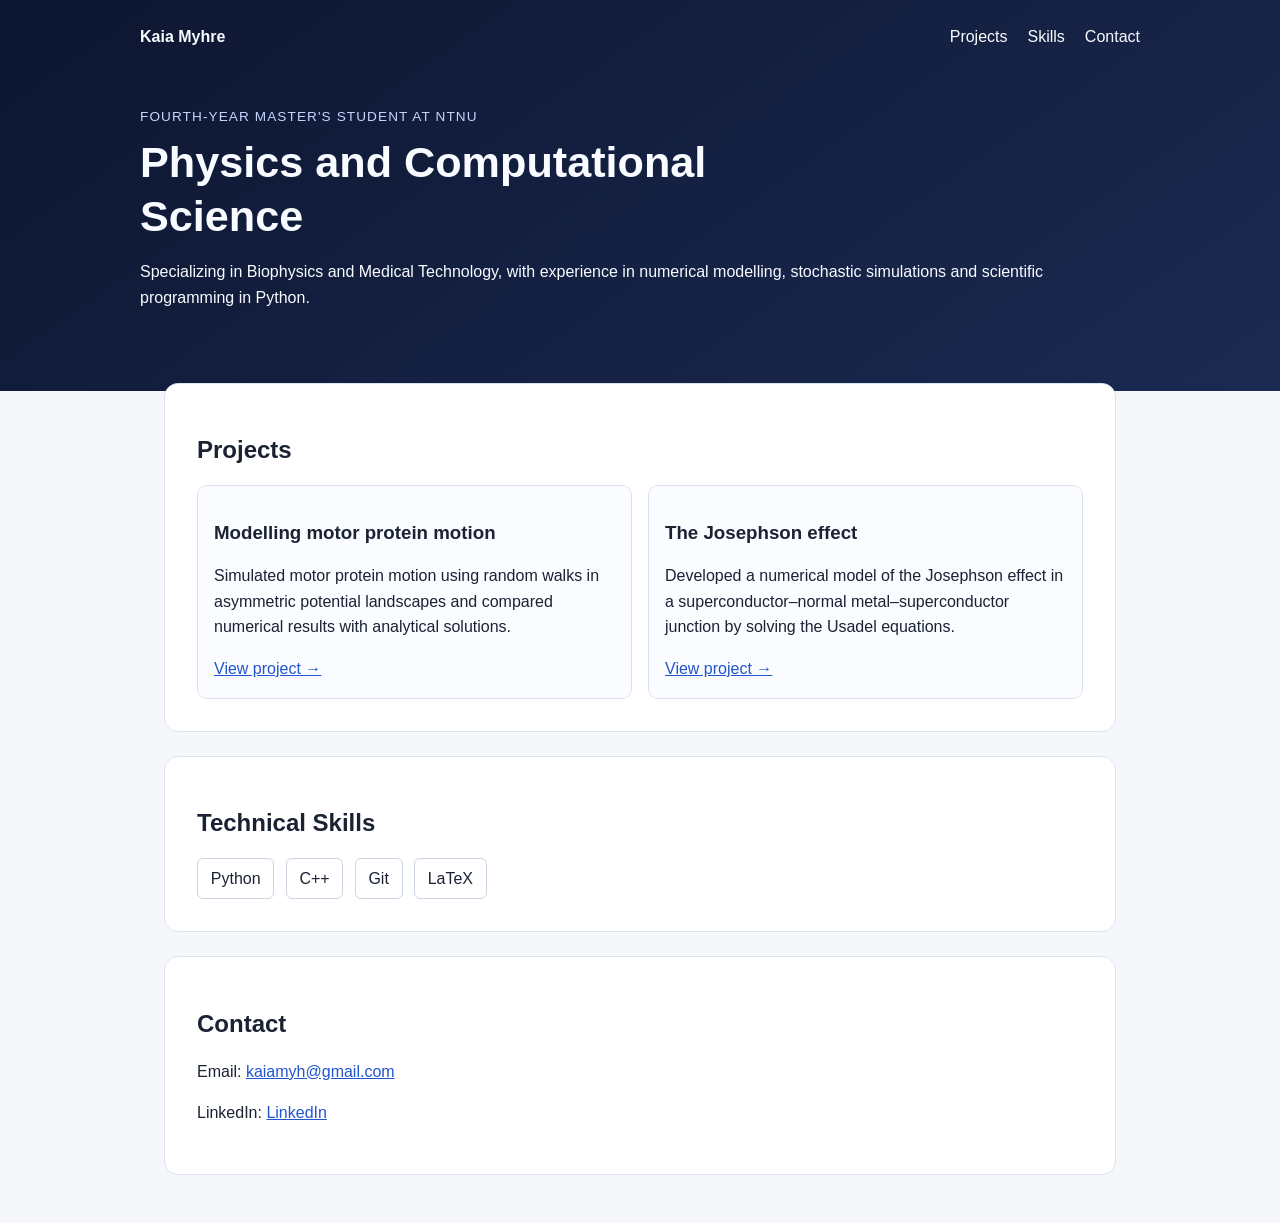
<file: index.html>
<!DOCTYPE html>
<html lang="en"> 
  <head>
    <meta charset="UTF-8" />
    <meta name="viewport" content="width=device-width, initial-scale=1.0" />
    <title>Kaia Myhre | Physics & Mathematics</title>
    <link rel="stylesheet" href="styles.css" />
  </head>

  <body>
    <header class="hero" id="home">
      <nav class="nav">
        <a href="#home" class="brand">Kaia Myhre</a>

        <ul>
          <li><a href="#projects">Projects</a></li>
          <li><a href="#skills">Skills</a></li>
          <li><a href="#contact">Contact</a></li>
        </ul>
      </nav>

      <div class="hero-content">
        <p class="eyebrow">Fourth-year Master's Student at NTNU</p>

        <h1>
          Physics and Computational Science
        </h1>

        <p>
          Specializing in Biophysics and Medical Technology,
          with experience in numerical modelling, stochastic
          simulations and scientific programming in Python.
        </p>
      </div>
    </header>

    <main>
      <section id="projects" class="section">
        <h2>Projects</h2>

        <div class="cards">

          <article class="card">
            <h3>Modelling motor protein motion</h3>
            <p>
              Simulated motor protein motion using random walks in asymmetric
              potential landscapes and compared numerical results with analytical solutions.
            </p>
            <a
              href="projects/motor-protein"
              target="_blank"
              rel="noopener noreferrer"
            >
              View project →
            </a>
          </article>

          <article class="card">
            <h3>The Josephson effect</h3>
            <p>
              Developed a numerical model of the Josephson effect in a superconductor–normal 
              metal–superconductor junction by solving the Usadel equations.
            </p>
            <a
              href="projects/josephson-effect"
              target="_blank"
              rel="noopener noreferrer"
            >
              View project →
            </a>
          </article>


        </div>
      </section>


      <section id="skills" class="section">
        <h2>Technical Skills</h2>

        <ul class="skills-grid">
          <li>Python</li>
          <li>C++</li>
          <li>Git</li>
          <li>LaTeX</li>
        </ul>
      </section>


      <section id="contact" class="section">
        <h2>Contact</h2>

        <p>
          Email:
          <a href="mailto:kaiamyh@gmail.com">
            kaiamyh@gmail.com
          </a>
        </p>

        <p>
          LinkedIn:
          <a
            href="https://www.linkedin.com/in/kaia-myhre-958056382/"
            target="_blank"
            rel="noopener noreferrer"
          >
            LinkedIn
          </a>
        </p>
      </section>

    </main>
  </body>
</html>
</file>
<file: styles.css>
:root {
  --bg: #f5f7fb;
  --surface: #ffffff;
  --text: #1a2233;
  --muted: #53607a;
  --accent: #2155cc;
  --border: #dce3f0;
}

* {
  box-sizing: border-box;
}

body {
  margin: 0;
  font-family: "Inter", "Segoe UI", Roboto, Arial, sans-serif;
  color: var(--text);
  background: var(--bg);
  line-height: 1.6;
}

.hero {
  background: linear-gradient(145deg, #0d1630, #1b2a52);
  color: #f8fbff;
  padding: 1.5rem 1.5rem 4rem;
}

.nav {
  max-width: 1000px;
  margin: 0 auto;
  display: flex;
  justify-content: space-between;
  align-items: center;
  gap: 1rem;
}

.nav .brand {
  font-weight: 700;
  text-decoration: none;
  color: inherit;
}

.nav ul {
  margin: 0;
  padding: 0;
  list-style: none;
  display: flex;
  gap: 1.25rem;
}

.nav a {
  color: inherit;
  text-decoration: none;
}

.hero-content {
  max-width: 1000px;
  margin: 3.5rem auto 0;
}

.eyebrow {
  margin: 0;
  text-transform: uppercase;
  letter-spacing: 0.08em;
  color: #c5d4ff;
  font-size: 0.85rem;
}

h1,
h2,
h3 {
  line-height: 1.25;
}

h1 {
  margin: 0.5rem 0 1rem;
  max-width: 700px;
  font-size: clamp(1.9rem, 4vw, 2.7rem);
}

main {
  max-width: 1000px;
  margin: -2rem auto 3rem;
  padding: 0 1.5rem;
}

.section {
  background: var(--surface);
  border: 1px solid var(--border);
  border-radius: 14px;
  padding: 2rem;
  margin-top: 1.5rem;
}

.section-alt {
  background: #eef3ff;
}

.cards {
  display: grid;
  grid-template-columns: repeat(auto-fit, minmax(220px, 1fr));
  gap: 1rem;
}

.card {
  background: #fbfcff;
  border: 1px solid var(--border);
  border-radius: 10px;
  padding: 1rem;
}

.skills-grid {
  display: flex;
  flex-wrap: wrap;
  gap: 0.7rem;
  padding: 0;
  margin: 1rem 0 0;
  list-style: none;
}

.skills-grid li {
  padding: 0.4rem 0.8rem;
  border: 1px solid #cbd5e1;
  border-radius: 6px;
}

a {
  color: var(--accent);
}

@media (max-width: 640px) {
  .nav {
    flex-direction: column;
    align-items: flex-start;
  }

  .hero {
    padding-bottom: 3rem;
  }

  .section {
    padding: 1.4rem;
  }
}
</file>
